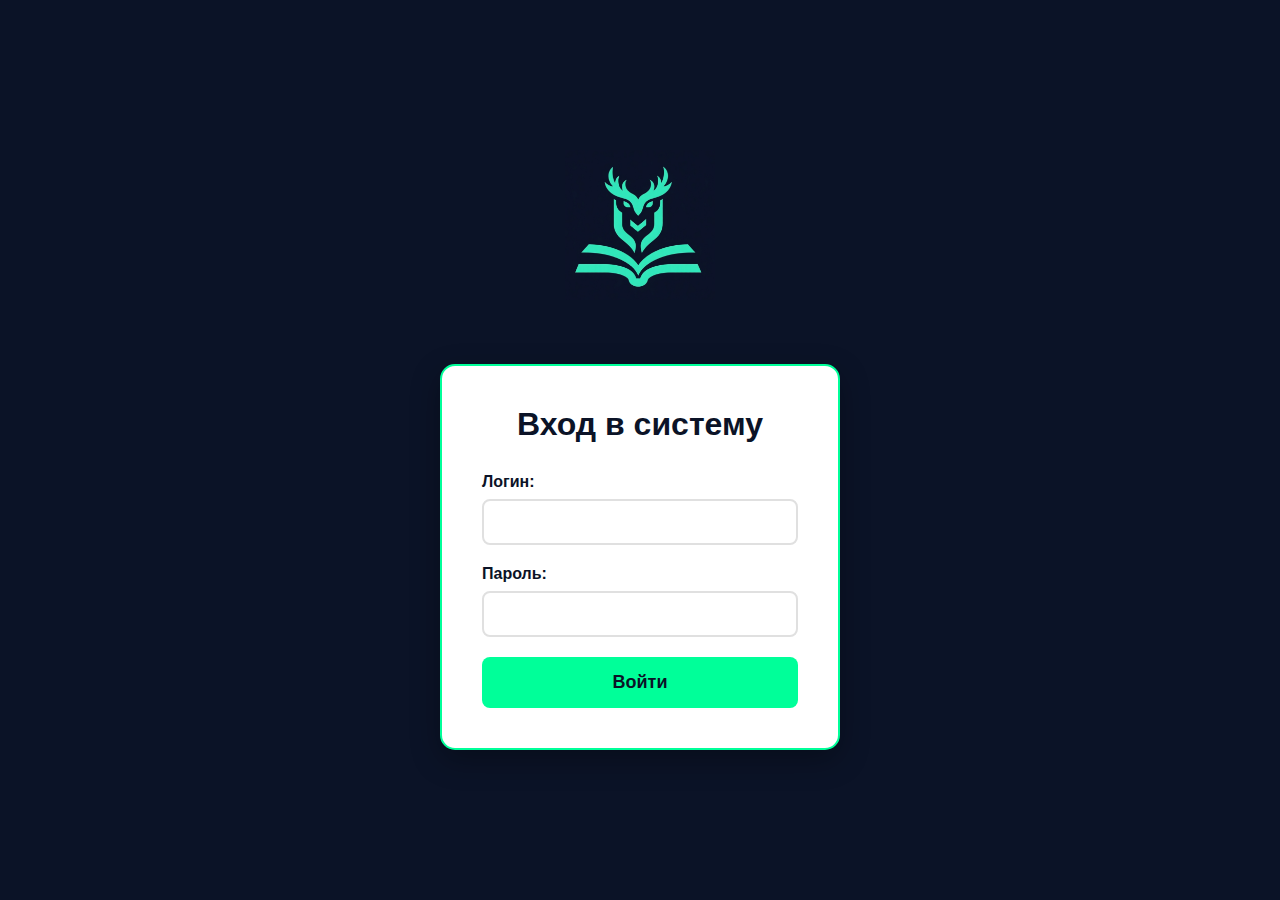
<file: index.html>
<!DOCTYPE html>
<html lang="ru">
<head>
    <meta charset="UTF-8">
    <meta name="viewport" content="width=device-width, initial-scale=1.0">
    <title>Вход - Skillora</title>
    <link rel="stylesheet" href="styles.css">
    <style>
        .login-container {
            display: flex;
            flex-direction: column;
            justify-content: center;
            align-items: center;
            min-height: 100vh;
            background: linear-gradient(135deg, #0B1327 0%, #0B1327 100%);
            position: relative;
            overflow: hidden;
        }
        
        .background-logo {
            width: 150px;
            height: 150px;
            margin-bottom: 30px;
        }
        
        .login-form {
            background: #fff;
            padding: 40px;
            border-radius: 15px;
            box-shadow: 0 10px 30px rgba(0, 0, 0, 0.3);
            width: 100%;
            max-width: 400px;
            border: 2px solid #00ff99;
        }
        
        .login-form h2 {
            text-align: center;
            color: #0B1327;
            margin-bottom: 30px;
            font-size: 2em;
        }
        
        .form-group {
            margin-bottom: 20px;
        }
        
        .form-group label {
            display: block;
            margin-bottom: 8px;
            color: #0B1327;
            font-weight: bold;
        }
        
        .form-group input {
            width: 100%;
            padding: 12px;
            border: 2px solid #e0e0e0;
            border-radius: 8px;
            font-size: 16px;
            transition: border-color 0.3s ease;
            box-sizing: border-box;
        }
        
        .form-group input:focus {
            outline: none;
            border-color: #00ff99;
        }
        
        .login-btn {
            width: 100%;
            background: #00ff99;
            color: #0B1327;
            border: none;
            padding: 15px;
            border-radius: 8px;
            font-size: 18px;
            font-weight: bold;
            cursor: pointer;
            transition: background-color 0.3s ease;
        }
        
        .login-btn:hover {
            background: #00cc7a;
        }
        
        .back-link {
            text-align: center;
            margin-top: 20px;
        }
        
        .back-link a {
            color: #00ff99;
            text-decoration: none;
            font-weight: bold;
        }
        
        .back-link a:hover {
            color: #00cc7a;
        }
    </style>
</head>
<body>
    <div class="login-container">
        <div style="text-align: center; margin-bottom: 30px;">
            <img src="logo.png" alt="Логотип Skillora" class="background-logo">
        </div>
        <div class="login-form">
            <h2>Вход в систему</h2>
            
            <form id="loginForm">
                <div class="form-group">
                    <label for="username">Логин:</label>
                    <input type="text" id="username" name="username" required>
                </div>
                
                <div class="form-group">
                    <label for="password">Пароль:</label>
                    <input type="password" id="password" name="password" required>
                </div>
                
                <button type="submit" class="login-btn">Войти</button>
            </form>
        </div>
    </div>

    <script>
        document.getElementById('loginForm').addEventListener('submit', function(e) {
            e.preventDefault();
            
            const username = document.getElementById('username').value;
            const password = document.getElementById('password').value;
            
            // Простая проверка (для демонстрации)
            if (username && password) {
                // В реальном проекте здесь была бы отправка данных на сервер
                window.location.href = 'main.html';
            } else {
                // Показываем ошибку в интерфейсе
                const errorDiv = document.createElement('div');
                errorDiv.style.color = '#e74c3c';
                errorDiv.style.textAlign = 'center';
                errorDiv.style.marginTop = '10px';
                errorDiv.textContent = 'Пожалуйста, заполните все поля';
                
                const form = document.getElementById('loginForm');
                const existingError = form.querySelector('.error-message');
                if (existingError) {
                    existingError.remove();
                }
                errorDiv.classList.add('error-message');
                form.appendChild(errorDiv);
            }
        });
    </script>
</body>
</html>
</file>
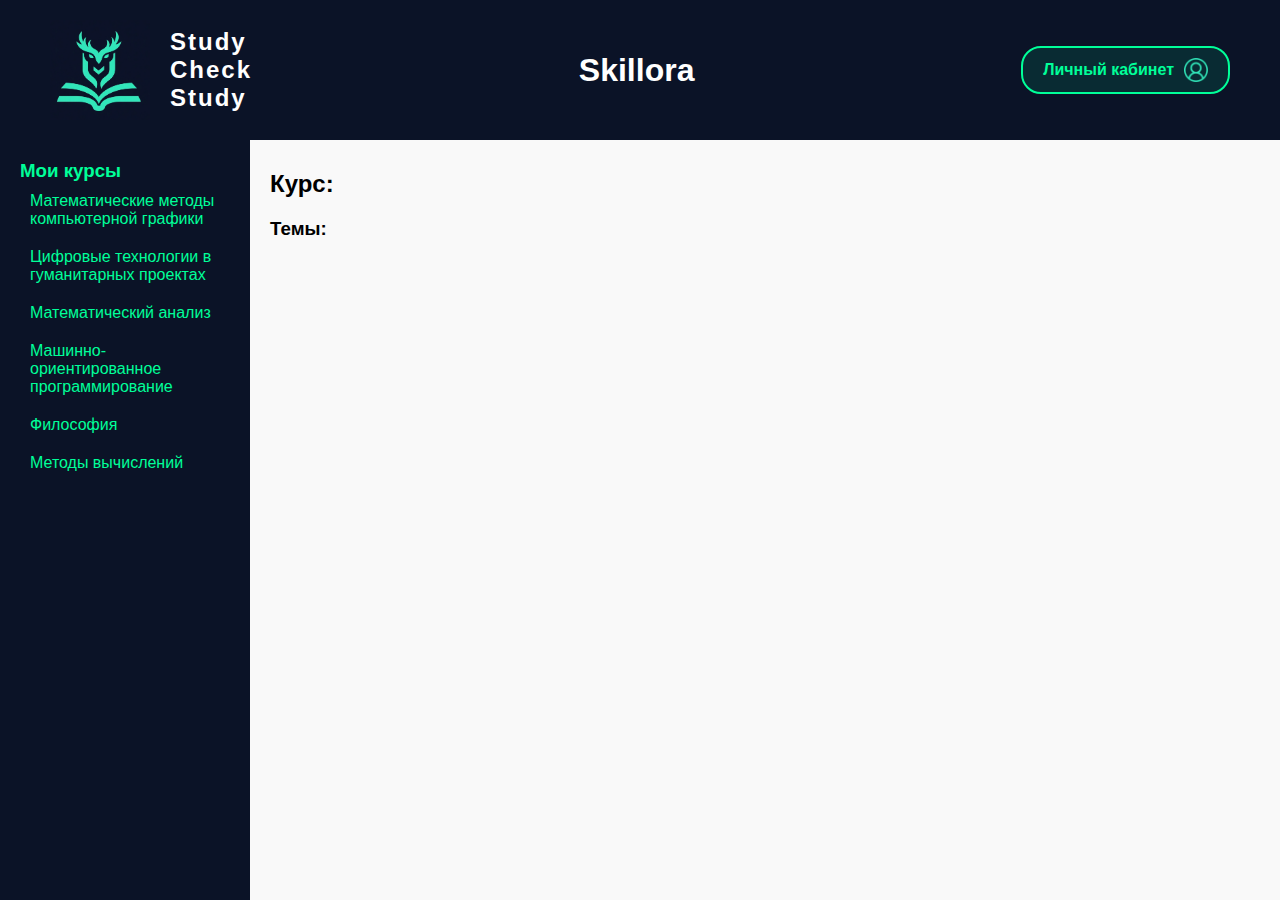
<file: course.html>
<!DOCTYPE html>
<html lang="ru">
<head>
    <meta charset="UTF-8">
    <meta name="viewport" content="width=device-width, initial-scale=1.0">
    <title>Курс - Skillora</title>
    <link rel="stylesheet" href="styles.css">
</head>
<body>
    <!-- Шапка -->
    <header>
        <div class="logo-container">
            <img src="logo.png" alt="Логотип Skillora" class="logo">
            <h1>Study<br>Check<br>Study</h1>
        </div>
        <div class="centered-title">
            <h1>Skillora</h1>
        </div>
        <a href="profile.html" class="login-button">
            <span>Личный кабинет</span>
            <img src="user-icon.png" alt="Иконка пользователя" class="user-icon">
        </a>
    </header>

    <!-- Главное содержимое -->
    <main>
        <section class="course-details">
            <!-- Сайдбар с курсами -->
            <aside class="sidebar">
                <a href="main.html" class="mycourseurl"><h3>Мои курсы</h3></a>
                <ul>
                    <li><a href="course.html?name=Математические методы компьютерной графики" class="sidebarA">Математические методы компьютерной графики</a></li>
                    <li><a href="course.html?name=Цифровые технологии в гуманитарных проектах" class="sidebarA">Цифровые технологии в гуманитарных проектах</a></li>
                    <li><a href="course.html?name=Математический анализ" class="sidebarA">Математический анализ</a></li>
                    <li><a href="course.html?name=Машинно-ориентированное программирование" class="sidebarA">Машинно-ориентированное программирование</a></li>
                    <li><a href="course.html?name=Философия" class="sidebarA">Философия</a></li>
                    <li><a href="course.html?name=Методы вычислений" class="sidebarA">Методы вычислений</a></li>
                </ul>
            </aside>

            <!-- Основное содержимое курса -->
            <div class="course-content">
                <h2>Курс: <span id="course-name"></span></h2>
                <h3>Темы:</h3>
                <div class="topics">
                    <!-- Здесь будут динамически добавлены темы -->
                </div>
            </div>
        </section>
    </main>

     <script>
        // Получаем название курса из URL
        const urlParams = new URLSearchParams(window.location.search);
        const courseName = urlParams.get('name');

        // Отображаем название курса
        document.getElementById('course-name').textContent = courseName;

        // Пример тем для курса "Философия"
        if (courseName === 'Философия') {
            const topicsDiv = document.querySelector('.topics');
            const topics = [
                { title: "Лекция 1.1 Философия и мировоззрение", link: "lesson.html?topic=Лекция 1.1" },
                { title: "Лекция 1.2 Генезис философского знания: от Древнего Востока до Античности", link: "lesson.html?topic=Лекция 1.2" },
                { title: "Лекция 1.3 Генезис философского знания: от Средневековья до немецкой классической философии", link: "lesson.html?topic=Лекция 1.3" },
                { title: "Лекция 1.4 Генезис философского знания: классика и постклассика", link: "lesson.html?topic=Лекция 1.4" },
                { title: "Лекция 1.5 Генезис философского знания: неклассическая и постклассическая философия", link: "lesson.html?topic=Лекция 1.5" },
                { title: "Лекция 1.6 Философская мысль Беларуси", link: "lesson.html?topic=Лекция 1.6" }
            ];

            topics.forEach(topic => {
                const topicCard = document.createElement('div');
                topicCard.classList.add('topic-card');
                topicCard.innerHTML = `<a href="${topic.link}" class="topic-link">${topic.title}</a>`;
                topicsDiv.appendChild(topicCard);
            });
        }
        // Темы для курса "Математические методы компьютерной графики"
        else if (courseName === 'Математические методы компьютерной графики') {
            const topicsDiv = document.querySelector('.topics');
            const topics = [
                { title: "Лекция 1.1 Введение в компьютерную графику", link: "lesson.html?topic=Лекция 1.1" },
                { title: "Лекция 1.2 Математические основы 2D графики", link: "lesson.html?topic=Лекция 1.2" },
                { title: "Лекция 1.3 Преобразования координат", link: "lesson.html?topic=Лекция 1.3" },
                { title: "Лекция 1.4 Алгоритмы растеризации", link: "lesson.html?topic=Лекция 1.4" },
                { title: "Лекция 1.5 Основы 3D графики", link: "lesson.html?topic=Лекция 1.5" },
                { title: "Лекция 1.6 Проекции и перспектива", link: "lesson.html?topic=Лекция 1.6" }
            ];

            topics.forEach(topic => {
                const topicCard = document.createElement('div');
                topicCard.classList.add('topic-card');
                topicCard.innerHTML = `<a href="${topic.link}" class="topic-link">${topic.title}</a>`;
                topicsDiv.appendChild(topicCard);
            });
        }
        // Темы для курса "Цифровые технологии в гуманитарных проектах"
        else if (courseName === 'Цифровые технологии в гуманитарных проектах') {
            const topicsDiv = document.querySelector('.topics');
            const topics = [
                { title: "Лекция 1.1 Введение в цифровые гуманитарные науки", link: "lesson.html?topic=Лекция 1.1" },
                { title: "Лекция 1.2 Обработка и анализ текстовых данных", link: "lesson.html?topic=Лекция 1.2" },
                { title: "Лекция 1.3 Визуализация данных", link: "lesson.html?topic=Лекция 1.3" },
                { title: "Лекция 1.4 ГИС в гуманитарных исследованиях", link: "lesson.html?topic=Лекция 1.4" },
                { title: "Лекция 1.5 Цифровые архивы и базы данных", link: "lesson.html?topic=Лекция 1.5" },
                { title: "Лекция 1.6 Проектирование цифровых экспозиций", link: "lesson.html?topic=Лекция 1.6" }
            ];

            topics.forEach(topic => {
                const topicCard = document.createElement('div');
                topicCard.classList.add('topic-card');
                topicCard.innerHTML = `<a href="${topic.link}" class="topic-link">${topic.title}</a>`;
                topicsDiv.appendChild(topicCard);
            });
        }
        // Темы для курса "Математический анализ"
        else if (courseName === 'Математический анализ') {
            const topicsDiv = document.querySelector('.topics');
            const topics = [
                { title: "Лекция 1.1 Пределы последовательностей", link: "lesson.html?topic=Лекция 1.1" },
                { title: "Лекция 1.2 Пределы функций", link: "lesson.html?topic=Лекция 1.2" },
                { title: "Лекция 1.3 Непрерывность функций", link: "lesson.html?topic=Лекция 1.3" },
                { title: "Лекция 1.4 Производная функции", link: "lesson.html?topic=Лекция 1.4" },
                { title: "Лекция 1.5 Дифференцирование сложных функций", link: "lesson.html?topic=Лекция 1.5" },
                { title: "Лекция 1.6 Приложения производной", link: "lesson.html?topic=Лекция 1.6" }
            ];

            topics.forEach(topic => {
                const topicCard = document.createElement('div');
                topicCard.classList.add('topic-card');
                topicCard.innerHTML = `<a href="${topic.link}" class="topic-link">${topic.title}</a>`;
                topicsDiv.appendChild(topicCard);
            });
        }
        // Темы для курса "Машинно-ориентированное программирование"
        else if (courseName === 'Машинно-ориентированное программирование') {
            const topicsDiv = document.querySelector('.topics');
            const topics = [
                { title: "Лекция 1.1 Архитектура процессора", link: "lesson.html?topic=Лекция 1.1" },
                { title: "Лекция 1.2 Система команд процессора", link: "lesson.html?topic=Лекция 1.2" },
                { title: "Лекция 1.3 Ассемблер и машинный код", link: "lesson.html?topic=Лекция 1.3" },
                { title: "Лекция 1.4 Организация памяти", link: "lesson.html?topic=Лекция 1.4" },
                { title: "Лекция 1.5 Процедуры и функции", link: "lesson.html?topic=Лекция 1.5" },
                { title: "Лекция 1.6 Оптимизация программ", link: "lesson.html?topic=Лекция 1.6" }
            ];

            topics.forEach(topic => {
                const topicCard = document.createElement('div');
                topicCard.classList.add('topic-card');
                topicCard.innerHTML = `<a href="${topic.link}" class="topic-link">${topic.title}</a>`;
                topicsDiv.appendChild(topicCard);
            });
        }
        // Темы для курса "Методы вычислений"
        else if (courseName === 'Методы вычислений') {
            const topicsDiv = document.querySelector('.topics');
            const topics = [
                { title: "Лекция 1.1 Численные методы решения уравнений", link: "lesson.html?topic=Лекция 1.1" },
                { title: "Лекция 1.2 Интерполяция и аппроксимация", link: "lesson.html?topic=Лекция 1.2" },
                { title: "Лекция 1.3 Численное дифференцирование", link: "lesson.html?topic=Лекция 1.3" },
                { title: "Лекция 1.4 Численное интегрирование", link: "lesson.html?topic=Лекция 1.4" },
                { title: "Лекция 1.5 Решение систем линейных уравнений", link: "lesson.html?topic=Лекция 1.5" },
                { title: "Лекция 1.6 Решение дифференциальных уравнений", link: "lesson.html?topic=Лекция 1.6" }
            ];

            topics.forEach(topic => {
                const topicCard = document.createElement('div');
                topicCard.classList.add('topic-card');
                topicCard.innerHTML = `<a href="${topic.link}" class="topic-link">${topic.title}</a>`;
                topicsDiv.appendChild(topicCard);
            });
        }
    </script>
</body>
</html>
</file>
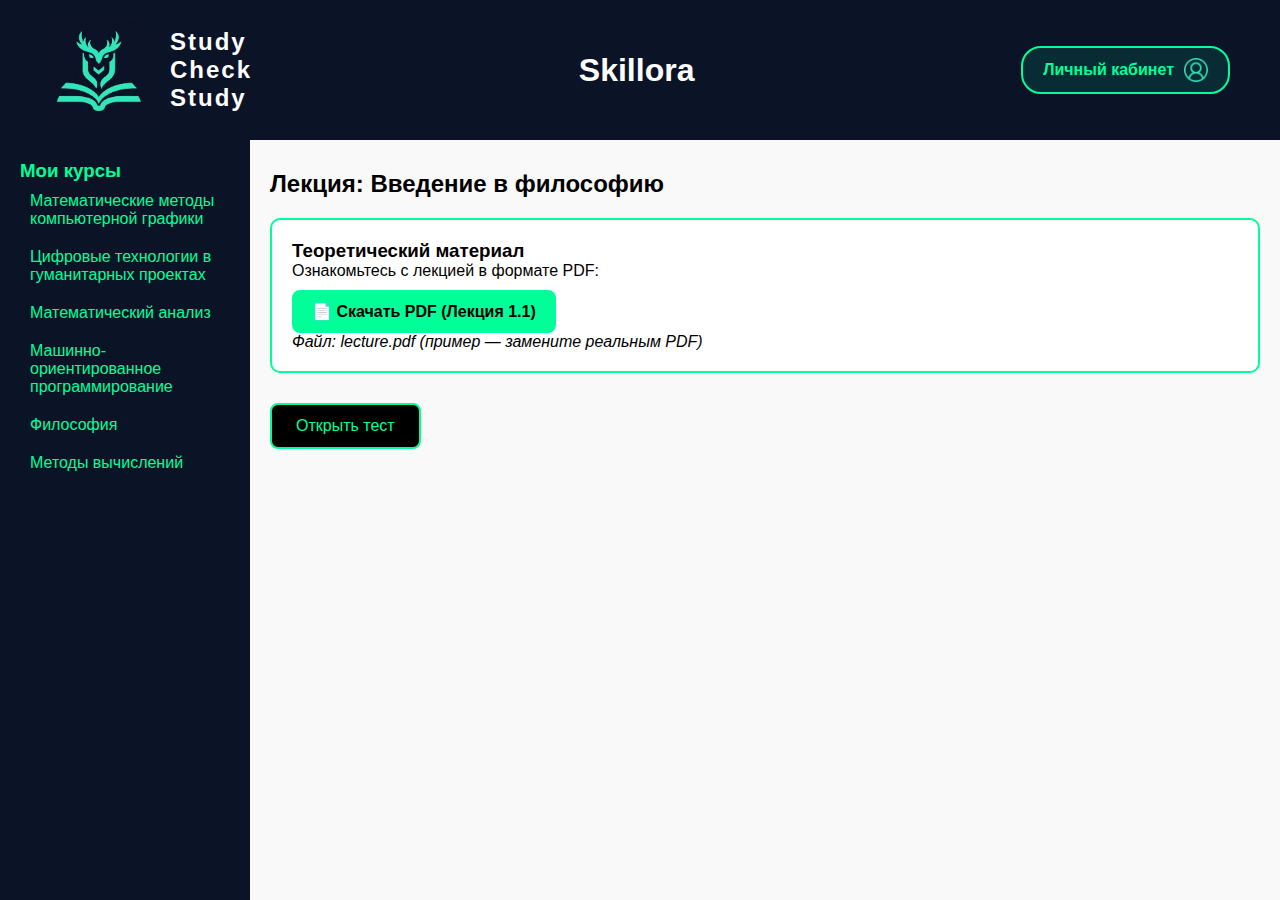
<file: lesson.html>
<!DOCTYPE html>
<html lang="ru">
<head>
    <meta charset="UTF-8">
    <meta name="viewport" content="width=device-width, initial-scale=1.0">
    <title>Урок - Skillora</title>
    <link rel="stylesheet" href="styles.css">
</head>
<body>
    <!-- Шапка -->
    <header>
        <div class="logo-container">
            <img src="logo.png" alt="Логотип Skillora" class="logo">
            <h1>Study<br>Check<br>Study</h1>
        </div>
        <div class="centered-title">
            <h1>Skillora</h1>
        </div>
        <a href="profile.html" class="login-button">
            <span>Личный кабинет</span>
            <img src="user-icon.png" alt="Иконка пользователя" class="user-icon">
        </a>
    </header>

    <!-- Основное содержимое -->
    <main>
        <section class="course-details">
            <!-- Сайдбар -->
            <aside class="sidebar">
                <a href="main.html" class="mycourseurl"><h3>Мои курсы</h3></a>
                <ul>
                    <li><a href="course.html?name=Математические методы компьютерной графики" class="sidebarA">Математические методы компьютерной графики</a></li>
                    <li><a href="course.html?name=Цифровые технологии в гуманитарных проектах" class="sidebarA">Цифровые технологии в гуманитарных проектах</a></li>
                    <li><a href="course.html?name=Математический анализ" class="sidebarA">Математический анализ</a></li>
                    <li><a href="course.html?name=Машинно-ориентированное программирование" class="sidebarA">Машинно-ориентированное программирование</a></li>
                    <li><a href="course.html?name=Философия" class="sidebarA">Философия</a></li>
                    <li><a href="course.html?name=Методы вычислений" class="sidebarA">Методы вычислений</a></li>
                </ul>
            </aside>

            <!-- Основной контент урока -->
            <div class="course-content">
                <h2>Лекция: <span id="lecture-title">Введение в философию</span></h2>

                <!-- PDF материал -->
                <div class="pdf-section">
                    <h3>Теоретический материал</h3>
                    <p>Ознакомьтесь с лекцией в формате PDF:</p>
                    <a href="lecture.pdf" class="download-btn" download>
                        📄 Скачать PDF (Лекция 1.1)
                    </a>
                    <p><em>Файл: lecture.pdf (пример — замените реальным PDF)</em></p>
                </div>

                <!-- Кнопка открытия теста -->
                <button id="toggle-test-btn" class="test-toggle-btn">
                    Открыть тест
                </button>

                <!-- Блок с тестом (изначально скрыт) -->
                <div id="test-section" class="test-section" style="display: none;">
                    <h3>Тест по теме</h3>
                    <form id="quiz-form">
                        <!-- Вопрос 1 -->
                        <div class="question">
                            <p><strong>1. Что такое философия?</strong></p>
                            <label><input type="radio" name="q1" value="a"> a) Наука о природе</label><br>
                            <label><input type="radio" name="q1" value="b"> b) Любовь к мудрости</label><br>
                            <label><input type="radio" name="q1" value="c"> c) Религиозное учение</label>
                        </div>

                        <!-- Вопрос 2 -->
                        <div class="question">
                            <p><strong>2. Кто из перечисленных философов был учеником Сократа?</strong></p>
                            <label><input type="radio" name="q2" value="a"> a) Аристотель</label><br>
                            <label><input type="radio" name="q2" value="b"> b) Платон</label><br>
                            <label><input type="radio" name="q2" value="c"> c) Кант</label>
                        </div>

                        <!-- Вопрос 3 -->
                        <div class="question">
                            <p><strong>3. Что означает термин "мировоззрение"?</strong></p>
                            <label><input type="radio" name="q3" value="a"> a) Система взглядов на мир и человека</label><br>
                            <label><input type="radio" name="q3" value="b"> b) Научная гипотеза</label><br>
                            <label><input type="radio" name="q3" value="c"> c) Политическая идеология</label>
                        </div>

                        <!-- Кнопка проверки -->
                        <button type="button" onclick="checkAnswers()" class="submit-btn">
                            Проверить ответы
                        </button>
                    </form>

                    <!-- Результат -->
                    <div id="result" class="result"></div>
                </div>
            </div>
        </section>
    </main>

    <script>
        // Показать/скрыть тест
        document.getElementById('toggle-test-btn').addEventListener('click', function() {
            const testSection = document.getElementById('test-section');
            if (testSection.style.display === 'none') {
                testSection.style.display = 'block';
                this.textContent = 'Скрыть тест';
            } else {
                testSection.style.display = 'none';
                this.textContent = 'Открыть тест';
            }
        });

        // Получаем тему из URL и обновляем заголовок
        const urlParams = new URLSearchParams(window.location.search);
        const topic = urlParams.get('topic');
        
        if (topic) {
            document.getElementById('lecture-title').textContent = topic;
        }

        // Проверка ответов
        function checkAnswers() {
            // Определяем правильные ответы в зависимости от темы
            let correctAnswers = {
                q1: "b",
                q2: "b", 
                q3: "a"
            };

            // Разные ответы для разных тем
            if (topic && topic.includes('Математический анализ')) {
                correctAnswers = { q1: "a", q2: "c", q3: "b" };
            } else if (topic && topic.includes('Компьютерная графика')) {
                correctAnswers = { q1: "c", q2: "a", q3: "b" };
            } else if (topic && topic.includes('Цифровые технологии')) {
                correctAnswers = { q1: "b", q2: "a", q3: "c" };
            } else if (topic && topic.includes('Программирование')) {
                correctAnswers = { q1: "a", q2: "b", q3: "a" };
            } else if (topic && topic.includes('Методы вычислений')) {
                correctAnswers = { q1: "c", q2: "b", q3: "a" };
            }

            let score = 0;
            const resultDiv = document.getElementById('result');
            resultDiv.innerHTML = ''; // Очистить предыдущий результат

            for (const [key, value] of Object.entries(correctAnswers)) {
                const selected = document.querySelector(`input[name="${key}"]:checked`);
                if (selected && selected.value === value) {
                    score++;
                }
            }

            resultDiv.innerHTML = `<p>Вы ответили правильно на <strong>${score} из 3</strong> вопросов.</p>`;
        }
    </script>
</body>
</html>
</file>
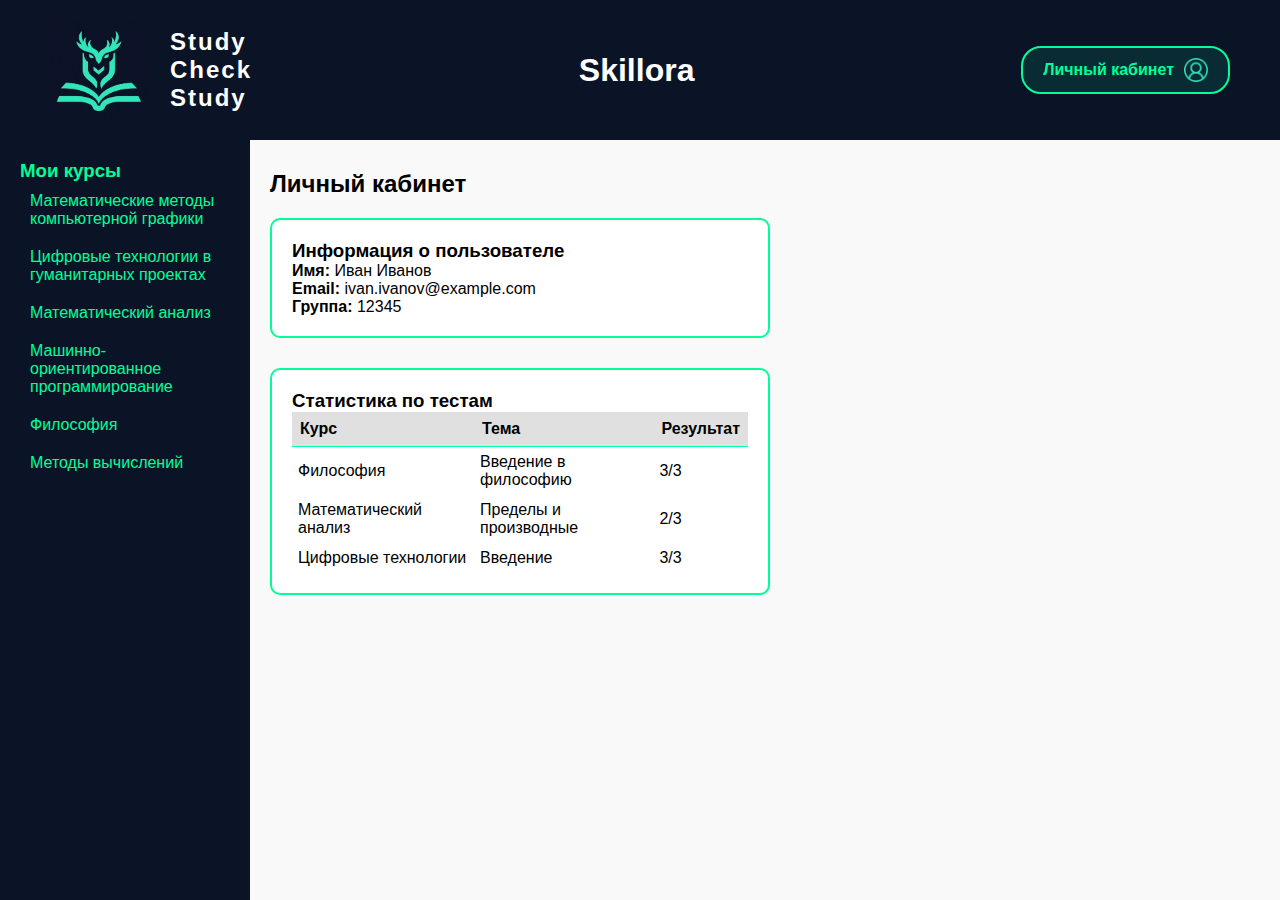
<file: profile.html>
<!DOCTYPE html>
<html lang="ru">
<head>
    <meta charset="UTF-8">
    <meta name="viewport" content="width=device-width, initial-scale=1.0">
    <title>Личный кабинет - Skillora</title>
    <link rel="stylesheet" href="styles.css">
</head>
<body>
    <!-- Шапка -->
    <header>
        <div class="logo-container">
            <img src="logo.png" alt="Логотип Skillora" class="logo">
            <h1>Study<br>Check<br>Study</h1>
        </div>
        <div class="centered-title">
            <h1>Skillora</h1>
        </div>
        <a href="profile.html" class="login-button">
            <span>Личный кабинет</span>
            <img src="user-icon.png" alt="Иконка пользователя" class="user-icon">
        </a>
    </header>

    <main>
        <section class="profile-section">
            <!-- Сайдбар -->
            <aside class="sidebar">
                <a href="main.html" class="mycourseurl"><h3>Мои курсы</h3></a>
                <ul>
                    <li><a href="course.html?name=Математические методы компьютерной графики" class="sidebarA">Математические методы компьютерной графики</a></li>
                    <li><a href="course.html?name=Цифровые технологии в гуманитарных проектах" class="sidebarA">Цифровые технологии в гуманитарных проектах</a></li>
                    <li><a href="course.html?name=Математический анализ" class="sidebarA">Математический анализ</a></li>
                    <li><a href="course.html?name=Машинно-ориентированное программирование" class="sidebarA">Машинно-ориентированное программирование</a></li>
                    <li><a href="course.html?name=Философия" class="sidebarA">Философия</a></li>
                    <li><a href="course.html?name=Методы вычислений" class="sidebarA">Методы вычислений</a></li>
                </ul>
            </aside>

            <!-- Основной контент личного кабинета -->
            <div class="course-content">
                <h2>Личный кабинет</h2>
                <div class="profile-info" style="background:#fff; border:2px solid #00ff99; border-radius:10px; padding:20px; margin-bottom:30px; max-width:500px;">
                    <h3>Информация о пользователе</h3>
                    <p><strong>Имя:</strong> Иван Иванов</p>
                    <p><strong>Email:</strong> ivan.ivanov@example.com</p>
                    <p><strong>Группа:</strong> 12345</p>
                </div>
                <div class="profile-stats" style="background:#fff; border:2px solid #00ff99; border-radius:10px; padding:20px; max-width:500px;">
                    <h3>Статистика по тестам</h3>
                    <table style="width:100%; border-collapse:collapse;">
                        <thead>
                            <tr style="background:#e0e0e0;">
                                <th style="padding:8px; border-bottom:1px solid #00ff99; text-align:left;">Курс</th>
                                <th style="padding:8px; border-bottom:1px solid #00ff99; text-align:left;">Тема</th>
                                <th style="padding:8px; border-bottom:1px solid #00ff99; text-align:left;">Результат</th>
                            </tr>
                        </thead>
                        <tbody>
                            <tr>
                                <td style="padding:6px;">Философия</td>
                                <td style="padding:6px;">Введение в философию</td>
                                <td style="padding:6px;">3/3</td>
                            </tr>
                            <tr>
                                <td style="padding:6px;">Математический анализ</td>
                                <td style="padding:6px;">Пределы и производные</td>
                                <td style="padding:6px;">2/3</td>
                            </tr>
                            <tr>
                                <td style="padding:6px;">Цифровые технологии</td>
                                <td style="padding:6px;">Введение</td>
                                <td style="padding:6px;">3/3</td>
                            </tr>
                        </tbody>
                    </table>
                </div>
            </div>
        </section>
    </main>
</body>
</html>
</file>
<file: styles.css>
/* Общие стили */
* {
    margin: 0;
    padding: 0;
    box-sizing: border-box;
    font-family: Arial, sans-serif;
}

body {
    background-color: #f9f9f9;
}

/* Шапка */
header {
    position: fixed;
    width: 100%;
    background-color: #0B1327;
    color: #fff;
    display: flex;
    justify-content: space-between;
    align-items: center;
    padding: 20px 50px;
}

.logo-container {
    display: flex;
    font-size: 12px;
    letter-spacing: 2px;
    align-items: center;
    gap: 20px;
}

.logo {
    width: 100px;
    height: 100px;
}

.centered-title {
    text-align: center;
    flex-grow: 1; /* Выравнивание по центру */
}

.centered-title h1 {
    margin: 0;
}

.login-button {
    display: inline-flex;
    align-items: center;
    gap: 10px;
    background-color: rgba(0, 255, 153, 0.1);
    color: #00ff99;
    border: 2px solid #00ff99;
    border-radius: 20px;
    padding: 10px 20px;
    text-decoration: none;
    font-weight: bold;
}

.user-icon {
    width: 24px;
    height: 24px;
}

/* Главное содержимое */
.welcome-section {
    display: flex;
    align-items: center;
    gap: 20px;
    padding: 50px;
}

.welcome-section h2 {
    margin-top: 140px;
}

.university-logo {
    width: 80px;
    height: 80px;
    margin-top: 140px;
}

.courses-section {
    background-color: #0B1327;
    margin: 20px;
    color: #fff;
    padding: 30px;
    border-radius: 10px;
    display: flex;
    justify-content: space-between;
}

.courses-container {
    display: grid;
    width: 100%;
    grid-template-columns: repeat(3, 1fr);
    gap: 20px;
}

.course-card {
    background-color: #fff;
    color: #0B1327;
    border: 2px solid #00ff99;
    border-radius: 10px;
    padding: 15px;
    text-align: center;
    text-decoration: none; /* Убираем подчеркивание ссылок */
    transition: transform 0.3s ease, background-color 0.3s ease; /* Добавляем анимацию при наведении */
}

.course-card:hover {
    transform: scale(1.05); /* При наведении увеличиваем размер */
    background-color: #e0e0e0; /* Изменяем фоновый цвет при наведении */
}

.course-card p:first-child {
    font-size: 16px;
    margin-bottom: 10px;
}

.course-card p:last-child {
    font-size: 14px;
    font-style: italic;
}

.mycourse {
    margin-left: 25px;
    margin-bottom: 10px;
}

.sidebar {
    width: 250px;
    margin-top: 140px;
    background-color: #0B1327;
    color: #fff;
    padding: 20px;
    position: fixed;
    top: 0;
    left: 0;
    height: 100vh;
    overflow-y: auto;
}

.sidebar ul {
    list-style: none;
    padding: 0;
}

.sidebarA {
    display: block;
    padding: 10px;
    text-decoration: none;
    color: #00ff99;
    transition: background-color 0.3s ease;
}

.sidebar a:hover {
    background-color: #333;
}

/* Основное содержимое курса */
.course-content {
    margin-left: 250px; /* Отступ для сайдбара */
    padding: 20px;
}

.course-content h2 {
    margin-top: 150px;
    margin-bottom: 20px;
}

.topics {
    display: flex;
    flex-direction: column;
    gap: 10px;
}

.topic-card {
    background-color: #ccc;
    padding: 15px;
    border-radius: 5px;
    color: #0B1327;
}

.topic-link {
    text-decoration: none;
    color: inherit;
    display: block;
    transition: all 0.3s ease;
}

.topic-link:hover {
    color: #1a1a1a;
    transform: translateX(5px);
    text-shadow: 0 0 3px rgba(26, 26, 26, 0.3);
}

.mycourseurl {
    text-decoration: none;
    color: #00ff99;
    transition: background-color 0.3s ease;
}

.mycourseurl :hover {
    background-color: #333;
}

/* Секция PDF */
.pdf-section {
    background-color: #fff;
    padding: 20px;
    border-radius: 10px;
    border: 2px solid #00ff99;
    margin-bottom: 30px;
    color: #000;
}

.download-btn {
    display: inline-block;
    background-color: #00ff99;
    color: #000;
    padding: 12px 20px;
    border-radius: 8px;
    text-decoration: none;
    font-weight: bold;
    margin-top: 10px;
    transition: background-color 0.3s ease;
}

.download-btn:hover {
    background-color: #00cc7a;
}

/* Кнопка открытия теста */
.test-toggle-btn {
    background-color: #000;
    color: #00ff99;
    border: 2px solid #00ff99;
    padding: 12px 24px;
    font-size: 16px;
    border-radius: 8px;
    cursor: pointer;
    margin-bottom: 20px;
    transition: all 0.3s ease;
}

.test-toggle-btn:hover {
    background-color: #00ff99;
    color: #000;
}

/* Блок теста */
.test-section {
    background-color: #fff;
    padding: 20px;
    border-radius: 10px;
    border: 2px solid #00ff99;
    color: #000;
}

.question {
    margin-bottom: 20px;
    line-height: 1.6;
}

.question label {
    display: block;
    margin: 5px 0;
}

.submit-btn {
    background-color: #00ff99;
    color: #000;
    border: none;
    padding: 10px 20px;
    font-size: 16px;
    border-radius: 8px;
    cursor: pointer;
    margin-top: 15px;
    font-weight: bold;
}

.submit-btn:hover {
    background-color: #00cc7a;
}

.result {
    margin-top: 20px;
    padding: 15px;
    background-color: #e0f7e0;
    border-radius: 8px;
    border: 1px solid #00cc7a;
    color: #006600;
}

/* ===== Адаптивная вёрстка ===== */
@media (max-width: 1200px) {
    .courses-container {
        grid-template-columns: repeat(2, 1fr);
    }
}

@media (max-width: 900px) {
    header {
        flex-direction: column;
        padding: 15px 10px;
        gap: 10px;
    }
    .logo {
        width: 70px;
        height: 70px;
    }
    .centered-title h1 {
        font-size: 1.5rem;
    }
    .sidebar {
        width: 180px;
        padding: 10px;
        font-size: 0.95em;
    }
    .course-content {
        margin-left: 180px;
        padding: 10px;
    }
    .courses-section {
        padding: 15px;
    }
    .courses-container {
        grid-template-columns: 1fr;
    }
}

@media (max-width: 700px) {
    .sidebar {
        position: static;
        width: 100%;
        height: auto;
        margin-top: 0;
        margin-bottom: 20px;
        border-radius: 10px;
        display: flex;
        flex-direction: row;
        align-items: center;
        overflow-x: auto;
        padding: 8px 2px;
        gap: 10px;
        box-sizing: border-box;
    }
    .sidebar ul {
        display: flex;
        flex-direction: row;
        gap: 8px;
        padding: 0;
        margin: 0;
    }
    .sidebar li {
        display: inline;
        white-space: nowrap;
    }
    .sidebarA, .sidebar a {
        padding: 6px 10px;
        border-radius: 6px;
        font-size: 0.98em;
        background: rgba(0,255,153,0.08);
        color: #00ff99;
        transition: background 0.2s;
        margin: 0 2px;
        display: inline-block;
    }
    .sidebarA:hover, .sidebar a:hover {
        background: #222;
    }
    .sidebar h3 {
        margin: 0 10px 0 0;
        font-size: 1em;
        white-space: nowrap;
    }
    .course-content {
        margin-left: 0;
        padding: 5px;
    }
    .welcome-section {
        flex-direction: column;
        align-items: flex-start;
        padding: 20px 10px;
        gap: 10px;
    }
    .university-logo {
        width: 50px;
        height: 50px;
        margin-top: 0;
    }
    .courses-section {
        flex-direction: column;
        margin: 10px;
        padding: 10px;
    }
    .course-card {
        padding: 10px;
        font-size: 0.95em;
    }
    .pdf-section, .test-section {
        padding: 10px;
    }
    .test-toggle-btn, .submit-btn, .download-btn {
        padding: 8px 12px;
        font-size: 1em;
    }
}

@media (max-width: 500px) {
    header {
        padding: 8px 2px;
    }
    .logo {
        width: 40px;
        height: 40px;
    }
    .centered-title h1 {
        font-size: 1.1rem;
    }
    .login-button {
        padding: 6px 10px;
        font-size: 0.95em;
    }
    .sidebar {
        font-size: 0.9em;
        padding: 5px;
    }
    .mycourse {
        margin-left: 5px;
        font-size: 1em;
    }
    .courses-section {
        margin: 2px;
        padding: 2px;
    }
    .course-card {
        padding: 6px;
        font-size: 0.9em;
    }
    .pdf-section, .test-section {
        padding: 5px;
        font-size: 0.95em;
    }
    .test-toggle-btn, .submit-btn, .download-btn {
        padding: 6px 8px;
        font-size: 0.95em;
    }
    .result {
        padding: 8px;
        font-size: 0.95em;
    }
}
</file>
